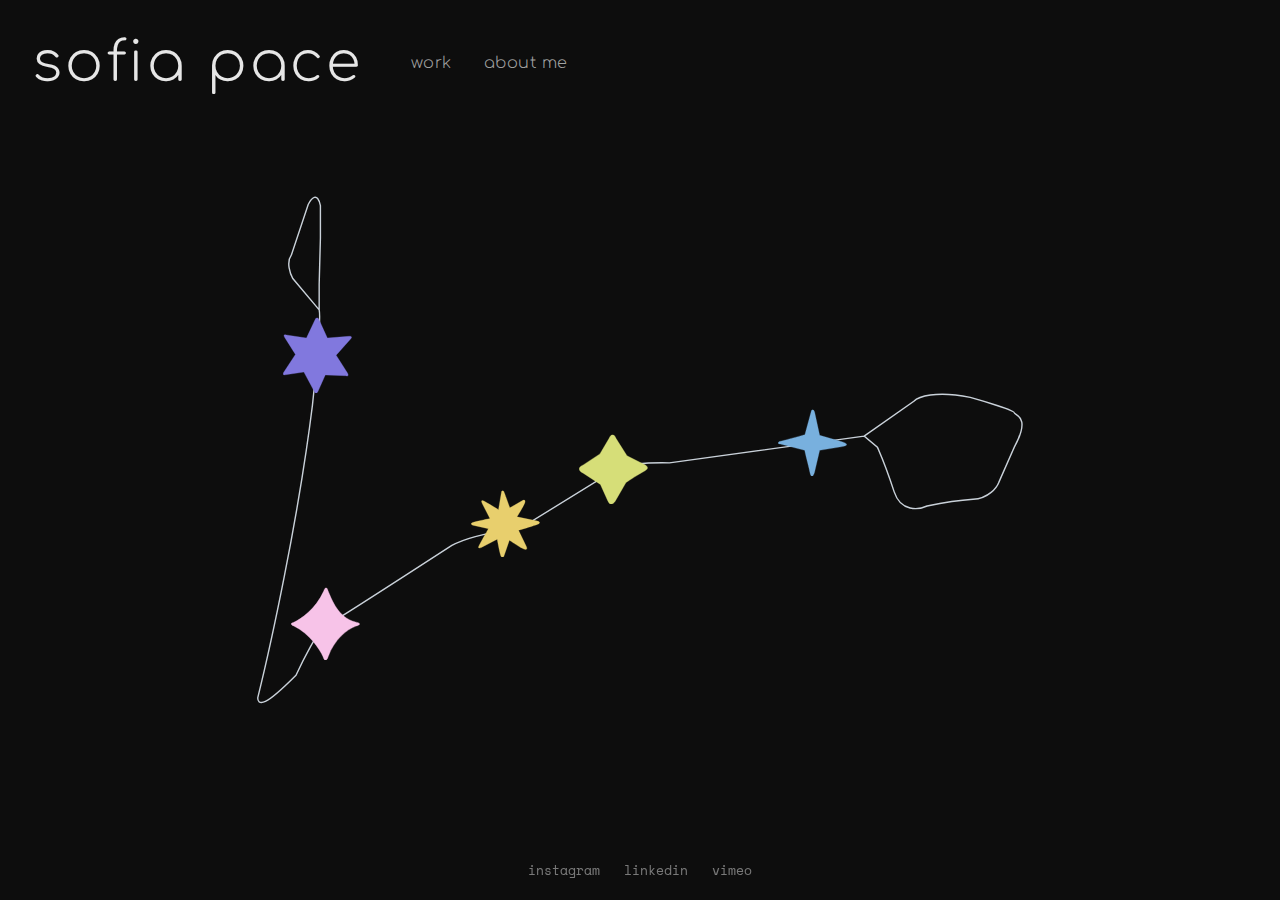
<file: index.html>
<!DOCTYPE html>
<html>

<head>
	<meta charset="UTF-8">
	<meta name="viewport" content="width=device-width, initial-scale=1.0">
	<link rel="shortcut icon" href="src/icon.png">
	<title>sofia pace</title>


	<link rel="stylesheet" type="text/css" href="css/style.css">
	<link rel="stylesheet" type="text/css" href="css/header-nav.css">

	<link rel="preconnect" href="https://fonts.googleapis.com">
	<link rel="preconnect" href="https://fonts.gstatic.com" crossorigin>
	<link href="https://fonts.googleapis.com/css2?family=Comfortaa:wght@300..700" rel="stylesheet">
	<link href="https://fonts.googleapis.com/css2?family=Space+Mono:ital,wght@0,400;0,700;1,400;1,700&display=swap"
		rel="stylesheet">

</head>

<body>
	<!-- Header with Navigation in Name -->
	<div class="header">
		<div class="logo-title">
			<a href="index.html" style="text-decoration: none;">
				<h1>sofia pace</h1>
			</a>
		</div>
		<nav class="header-nav">
			<ul>
				<li><a href="work.html">work</a></li>
				<li><a href="aboutme.html">about me</a></li>
			</ul>
		</nav>
	</div>

	<main>

		<!-- Stars Container for Category Selection -->
		<div class="stars-container">
			<img src="src/index.svg" alt="Background" class="background-image" />

			<div class="star" id="starpurple" style="top: 24%; left: 3.5%;" data-category="performance">
				<img src="src/starpurple.svg" alt="purple star" />
				<span class="performance-text">performance</span>
			</div>

			<div class="star" id="starpink" style="top: 77%; left: 4.5%;" data-category="media">
				<img src="src/starpink.svg" alt="pink star" />
				<span class="media-text">media</span>
			</div>

			<div class="star" id="staryellow" style="top: 58%; left: 28%;" data-category="newmedia">
				<img src="src/staryellow.svg" alt="yellow star" />
				<span class="newmedia-text">new media</span>
			</div>

			<div class="star" id="stargreen" style="top: 47%; left: 42%;" data-category="design">
				<img src="src/stargreen.svg" alt="green star" />
				<span class="design-text">design</span>
			</div>

			<div class="star" id="starblue" style="top: 42%; left: 68%;">
				<a href="https://sofiasweb.art" target="_blank">
					<img src="src/starblue.svg" alt="blue star" />
					<span class="webart-text">web art</span>
				</a>
			</div>
		</div>

	</main>

	<div id="site-footer" class="footer">
		<a href="https://www.instagram.com/sofias.space/" target="_blank">instagram</a>
		<a href="https://www.linkedin.com/in/sofia-pace-108162231/" target="_blank">linkedin</a>
		<a href="https://vimeo.com/sofiasspace" target="_blank">vimeo</a>
	</div>

	<canvas id="mousetrace"></canvas>

</body>
<script src="js/mousetrace.js"></script>
<script src="js/home-gallery.js"></script>
<script src="js/header.js"></script>

</html>
</file>
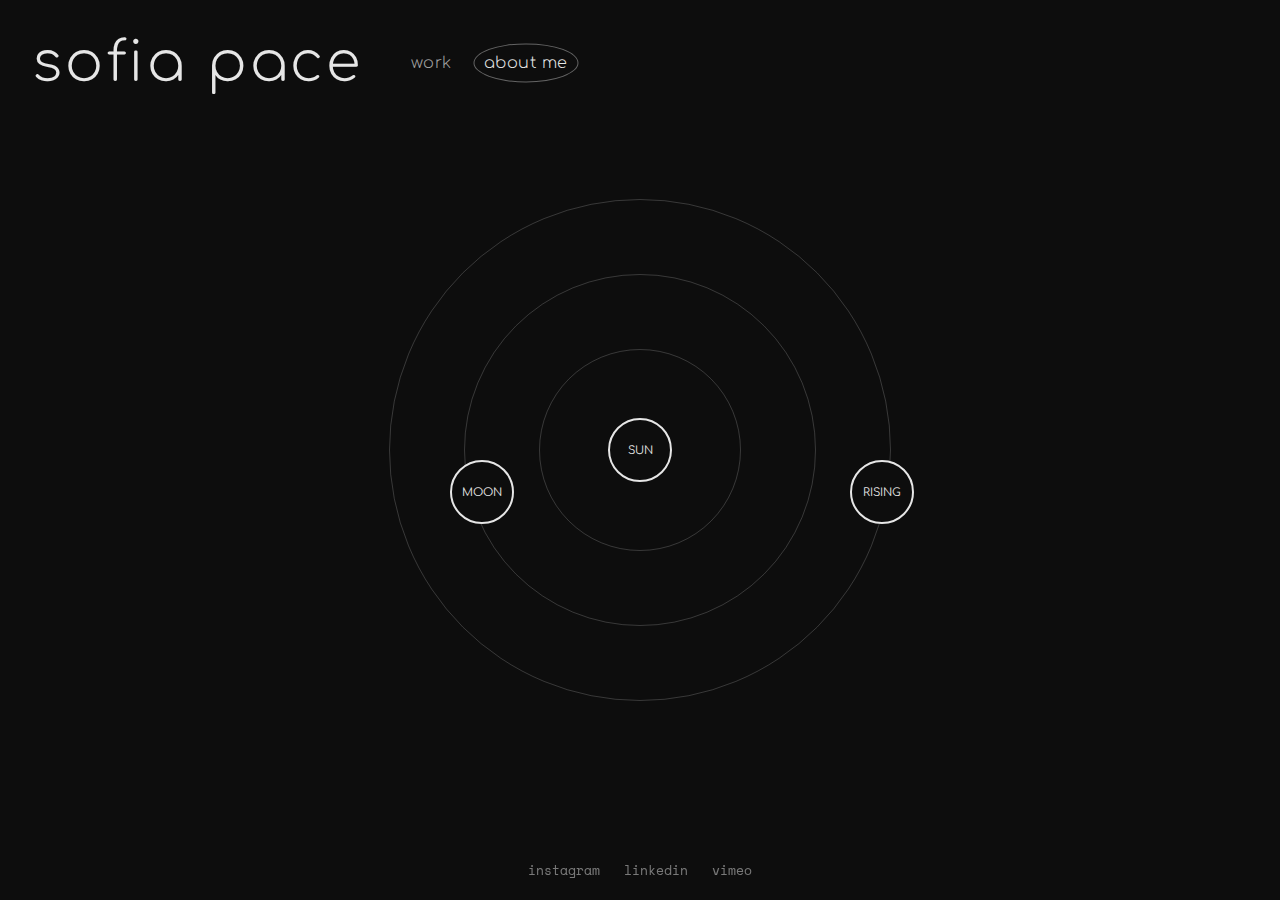
<file: aboutme.html>
<!DOCTYPE html>
<html lang="en">

<head>
	<meta charset="UTF-8">
	<meta name="viewport" content="width=device-width, initial-scale=1.0">
	<link rel="shortcut icon" href="src/icon.png">
	<title>sofia pace</title>

	<link rel="preconnect" href="https://fonts.googleapis.com">
	<link rel="preconnect" href="https://fonts.gstatic.com" crossorigin>
	<link
		href="https://fonts.googleapis.com/css2?family=Bona+Nova+SC:ital,wght@0,400;0,700;1,400&family=Comfortaa:wght@300..700&family=Didact+Gothic&display=swap"
		rel="stylesheet">
	<link href="https://fonts.googleapis.com/css2?family=Space+Mono:ital,wght@0,400;0,700;1,400;1,700&display=swap"
		rel="stylesheet">

	<link rel="stylesheet" type="text/css" href="css/header-nav.css">
	<link rel="stylesheet" type="text/css" href="css/aboutme.css">

</head>

<body>
	<main>
		<section class="layout">
			<div class="header">
				<div class="logo-title">
					<a href="index.html" style="text-decoration: none;">
						<h1>sofia pace</h1>
					</a>
				</div>
				<nav class="header-nav">
					<ul>
						<li><a href="work.html">work</a></li>
						<li><a href="aboutme.html" class="active">about me</a></li>
					</ul>
				</nav>
			</div>
		</section>
	</main>

	<!-- <iframe src="http://159.89.178.116"
		style="position: fixed; top: 8rem; left: 0; width: 100%; height: calc(100vh - 6rem); border: none; z-index: 1;"></iframe> -->

	<!-- ABOUT PAGE -->
	<div id="about" class="page">
		<div id="orrery-container">
			<div class="orbit orbit-1"></div>
			<div class="orbit orbit-2"></div>
			<div class="orbit orbit-3"></div>

			<div id="sun" class="celestial-body" style="left: 50%; top: 50%; transform: translate(-50%, -50%);">SUN
			</div>
			<div class="celestial-body" id="moon" style="left: 110px; top: 310px;">MOON</div>
			<div class="celestial-body" id="rising" style="left: 510px; top: 310px;">RISING</div>
		</div>

		<div id="info-panel-sun" class="info-panel info-panel-top">
			<button class="close-info-panel">×</button>
			<h3 class="info-title"></h3>
			<div class="subtitle info-subtitle"></div>
			<p class="info-content"></p>
		</div>

		<div id="info-panel-moon" class="info-panel info-panel-left">
			<button class="close-info-panel">×</button>
			<h3 class="info-title"></h3>
			<div class="subtitle info-subtitle"></div>
			<p class="info-content"></p>
		</div>

		<div id="info-panel-rising" class="info-panel info-panel-right">
			<button class="close-info-panel">×</button>
			<h3 class="info-title"></h3>
			<div class="subtitle info-subtitle"></div>
			<p class="info-content"></p>
		</div>
	</div>

	<div id="site-footer" class="footer">
		<a href="https://www.instagram.com/sofias.space/" target="_blank">instagram</a>
		<a href="https://www.linkedin.com/in/sofia-pace-108162231/" target="_blank">linkedin</a>
		<a href="https://vimeo.com/sofiasspace" target="_blank">vimeo</a>
	</div>


	<canvas id="mousetrace"></canvas>

	<script src="js/mousetrace.js"></script>
	<script>

		// About page celestial bodies
		var celestialData = {
			sun: {
				title: 'SUN',
				subtitle: 'in pisces',
				content: 'check out my <a href="index.html" style="color: #e6e6e6; text-decoration: underline;">work</a>'
			},
			moon: {
				title: 'MOON',
				subtitle: 'in taurus',
				content: 'check out my <a href="http://bedroom.sofiasweb.art" target="_blank" style="color: #e6e6e6; text-decoration: underline;">bedroom</a>'
			},
			rising: {
				title: 'RISING',
				subtitle: 'in cancer',
				content: 'Sofia Pace is a New York based visual and performing artist of Peruvian and Italian origins. Her early learning of art and design set her foundational interest for space and how it can function meaningfully and artistically through installation and set design, while her latter research and creative work have driven her to seek, recognize, and explore connections between visual art and performance. In her recent artistic work, she diving deeper into explore creative technology as as NYU ITP student.'
			}
		};

		var bodies = document.querySelectorAll('.celestial-body');
		for (var i = 0; i < bodies.length; i++) {
			bodies[i].addEventListener('click', function (e) {
				e.stopPropagation();
				var id = this.id;
				var panel = document.getElementById('info-panel-' + id);
				var isActive = this.classList.contains('active');

				// Hide all panels
				var allPanels = document.querySelectorAll('.info-panel');
				for (var k = 0; k < allPanels.length; k++) {
					allPanels[k].classList.remove('active');
				}

				// Remove active from all bodies
				var allBodies = document.querySelectorAll('.celestial-body');
				for (var j = 0; j < allBodies.length; j++) {
					allBodies[j].classList.remove('active');
				}

				if (!isActive) {
					this.classList.add('active');
					var titleEl = panel.querySelector('.info-title');
					var subtitleEl = panel.querySelector('.info-subtitle');
					var contentEl = panel.querySelector('.info-content');

					titleEl.textContent = celestialData[id].title;
					subtitleEl.textContent = celestialData[id].subtitle;
					contentEl.innerHTML = celestialData[id].content;
					panel.classList.add('active');
				}
			});
		}

		// Close button functionality
		var closeButtons = document.querySelectorAll('.close-info-panel');
		for (var i = 0; i < closeButtons.length; i++) {
			closeButtons[i].addEventListener('click', function (e) {
				e.stopPropagation();
				var allPanels = document.querySelectorAll('.info-panel');
				for (var k = 0; k < allPanels.length; k++) {
					allPanels[k].classList.remove('active');
				}
				var allBodies = document.querySelectorAll('.celestial-body');
				for (var j = 0; j < allBodies.length; j++) {
					allBodies[j].classList.remove('active');
				}
			});
		}

		// Close panels when clicking anywhere on the page (but not navigation)
		document.addEventListener('click', function (e) {
			// Don't close if clicking on navigation
			if (e.target.closest('.header-nav')) {
				return;
			}

			var allPanels = document.querySelectorAll('.info-panel');
			for (var k = 0; k < allPanels.length; k++) {
				allPanels[k].classList.remove('active');
			}

			var allBodies = document.querySelectorAll('.celestial-body');
			for (var j = 0; j < allBodies.length; j++) {
				allBodies[j].classList.remove('active');
			}
		});

	</script>

</body>

</html>
</file>
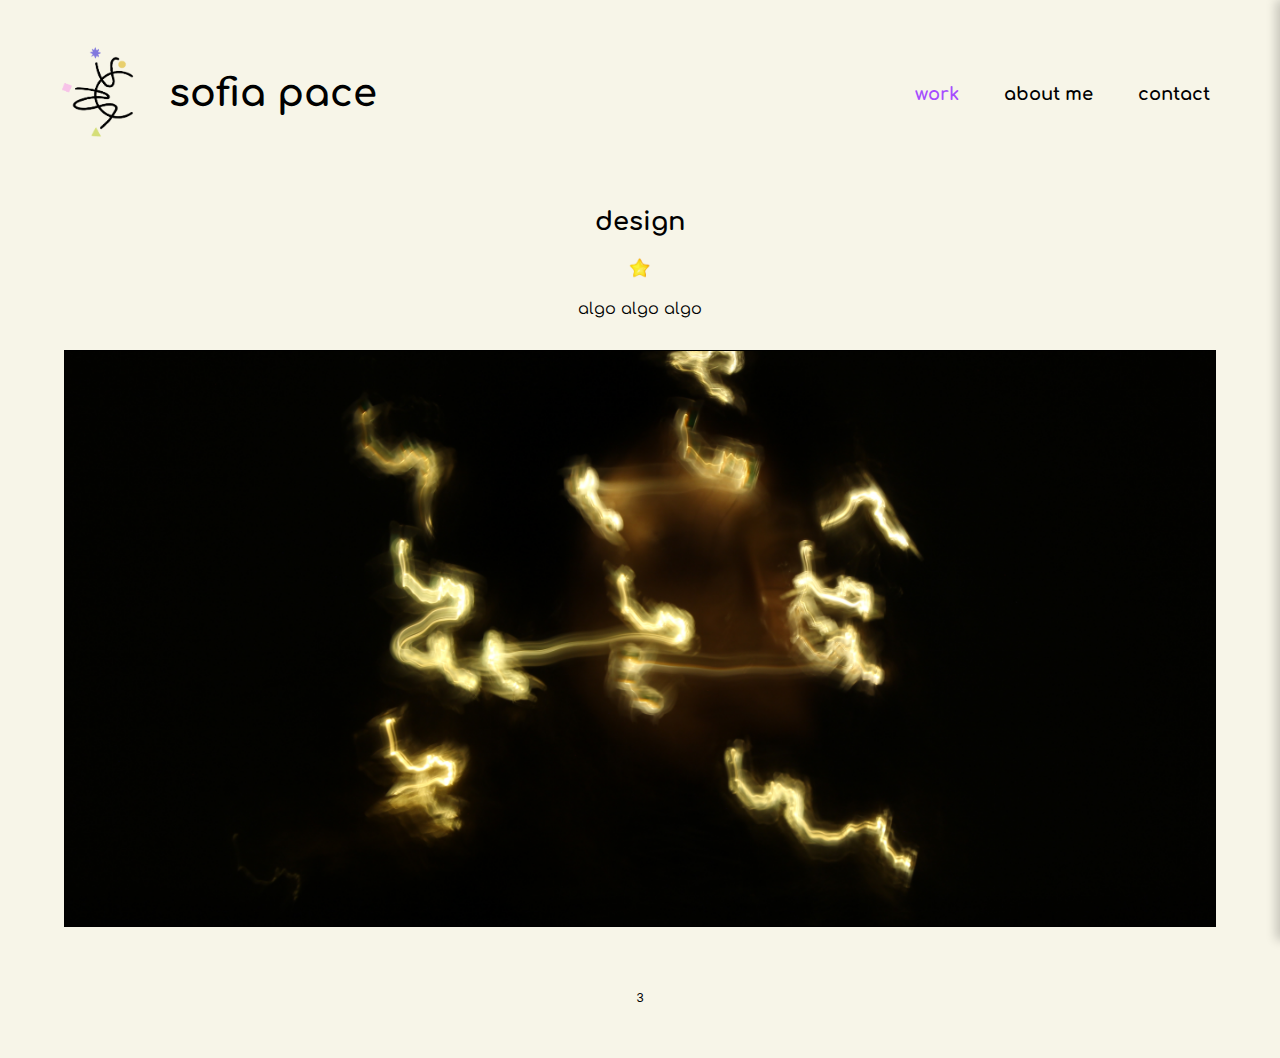
<file: design.html>
<!DOCTYPE html>
<html lang="en">

<head>
  <meta charset="UTF-8">
  <meta name="viewport" content="width=device-width, initial-scale=1.0">
  <link rel="shortcut icon" href="src/icon.png">
  <title>sofia pace</title>

  <link rel="preconnect" href="https://fonts.googleapis.com">
  <link rel="preconnect" href="https://fonts.gstatic.com" crossorigin>
  <link
    href="https://fonts.googleapis.com/css2?family=Bona+Nova+SC:ital,wght@0,400;0,700;1,400&family=Comfortaa:wght@300..700&family=Didact+Gothic&display=swap"
    rel="stylesheet">

  <!-- CSS -->
  <link rel="stylesheet" type="text/css" href="css/header.css">
  <link rel="stylesheet" type="text/css" href="css/gallery.css">

</head>

<body>

  <main>
    <section class="layout">

      <!-- Header -->
      <div class="header">
        <div class="logo-title">
          <a href="index.html">
            <img src="src/mainlogo.png" id="logo" alt="round lines that interlock" />
          </a>
          <a href="index.html" style="text-decoration: none;">
            <h1>sofia pace</h1>
          </a>
        </div>
        <nav>
          <ul>
            <!-- <li><a href="index.html">home</a></li> -->
            <li class="dropdown">
              <a class="current-page">work</a>
              <div class="dropdown-content">
                <a href="performance.html">performance</a>
                <a href="media.html">media</a>
                <a href="newmedia.html">new media</a>
                <a href="design.html">design</a>
              </div>
            </li>
            <li><a href="aboutme.html">about me</a></li>
            <li class="dropdown">
              <a>contact</a>
              <div class="dropdown-content">
                <a href="https://www.instagram.com/sofias.space/" target="_blank">instagram</a>
                <a href="https://www.linkedin.com/in/sofia-pace-108162231/" target="_blank">linkdin</a>
                <a href="https://vimeo.com/sofiasspace" target="_blank">vimeo</a>
                <!-- <a href="">email</a> -->
              </div>
            </li>
          </ul>
        </nav>
      </div>




      <!-- Main Gallery -->
      <div class="main">
        <div class="media-gallery">
          <h2><span>design</span></h2>
          <img src="src/stargreen.png" id="gallerystar" />
          <p><span>algo algo algo</span></p>

          <div class="thumbnail-grid">
            <div class="thumb" data-id="7"><img src="work/photo3.jpg" alt="Artwork 1"></div>
          </div>

          <div class="side-panel" id="sidePanel">
            <div class="panel-content">
              <button id="closePanel">X</button>
              <h2>Page Content</h2>
              <p>date</p>
              <h3>This is more detail about the selected piece.</h3>
            </div>
          </div>
        </div>
      </div>

      <!-- Footer -->
      <div class="footer">3</div>
    </section>
  </main>


  <canvas id="mousetrace"></canvas>

  <script src="js/mousetrace.js"></script>
  <script src="js/header.js"></script>
  <script src="js/gallery.js"></script>
</body>

</html>
</file>
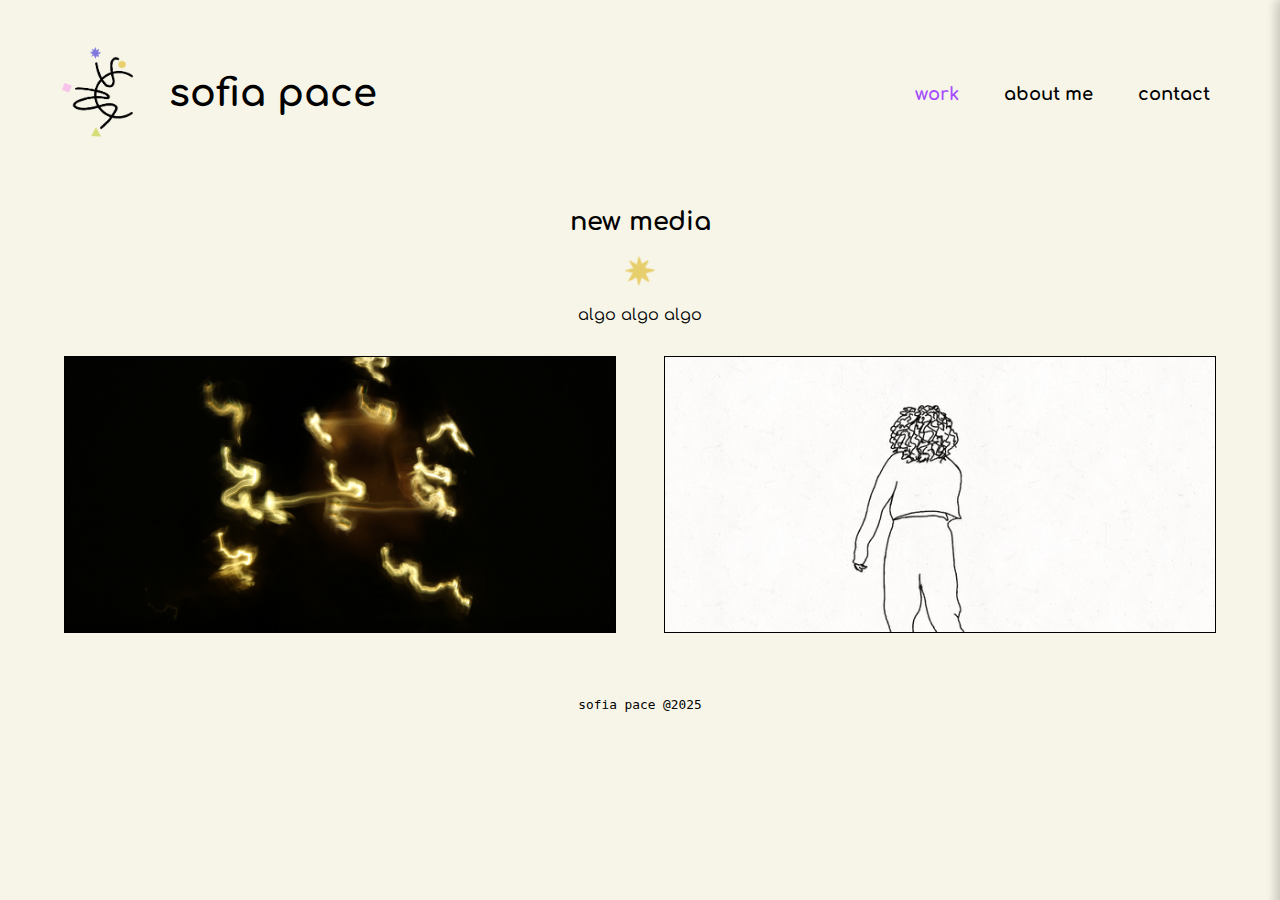
<file: newmedia.html>
<!DOCTYPE html>
<html lang="en">

<head>
  <meta charset="UTF-8">
  <meta name="viewport" content="width=device-width, initial-scale=1.0">
  <link rel="shortcut icon" href="src/icon.png">
  <title>sofia pace</title>

  <link rel="preconnect" href="https://fonts.googleapis.com">
  <link rel="preconnect" href="https://fonts.gstatic.com" crossorigin>
  <link
    href="https://fonts.googleapis.com/css2?family=Bona+Nova+SC:ital,wght@0,400;0,700;1,400&family=Comfortaa:wght@300..700&family=Didact+Gothic&display=swap"
    rel="stylesheet">

  <link rel="stylesheet" type="text/css" href="css/header.css">
  <link rel="stylesheet" type="text/css" href="css/gallery.css">
</head>

<body>
  <main>
    <section class="layout">
      <!-- Header -->
      <div class="header">
        <div class="logo-title">
          <a href="index.html">
            <img src="src/mainlogo.png" id="logo" alt="round lines that interlock" />
          </a>
          <a href="index.html" style="text-decoration: none;">
            <h1>sofia pace</h1>
          </a>
        </div>
        <nav>
          <ul>
            <!-- <li><a href="index.html">home</a></li> -->
            <li class="dropdown">
              <a class="current-page">work</a>
              <div class="dropdown-content">
                <a href="performance.html">performance</a>
                <a href="media.html">media</a>
                <a href="newmedia.html">new media</a>
                <a href="design.html">design</a>
              </div>
            </li>
            <li><a href="aboutme.html">about me</a></li>
            <li class="dropdown">
              <a>contact</a>
              <div class="dropdown-content">
								<a href="https://www.instagram.com/sofias.space/" target="_blank">instagram</a>
								<a href="https://www.linkedin.com/in/sofia-pace-108162231/" target="_blank">linkdin</a>
								<a href="https://vimeo.com/sofiasspace" target="_blank">vimeo</a>
								<!-- <a href="">email</a> -->
              </div>
            </li>
          </ul>
        </nav>
      </div>




      <!-- Main Gallery -->
      <div class="main">
        <div class="media-gallery">
          <h2><span>new media</span></h2>
          <img src="src/staryellow.png" id="gallerystar" />
          <p><span>algo algo algo</span></p>

          <div class="thumbnail-grid">
            <div class="thumb" data-id="5"><img src="work/photo3.jpg" alt="Artwork 1"></div>
            <div class="thumb" data-id="6"><img src="work/anatomic.gif" alt="Artwork 2"></div>
          </div>


          <div class="side-panel" id="sidePanel">
            <div class="panel-content">
              <button id="closePanel">X</button>
              <h2>Page Content</h2>
              <p>date</p>
              <h3>This is more detail about the selected piece.</h3>
            </div>
          </div>
        </div>
      </div>

      <!-- Footer -->
      <div class="footer">sofia pace @2025</div>
    </section>
  </main>

  <canvas id="mousetrace"></canvas>

</body>
<script src="js/mousetrace.js"></script>
<script src="js/header.js"></script>
<script src="js/gallery.js"></script>

</html>
</file>
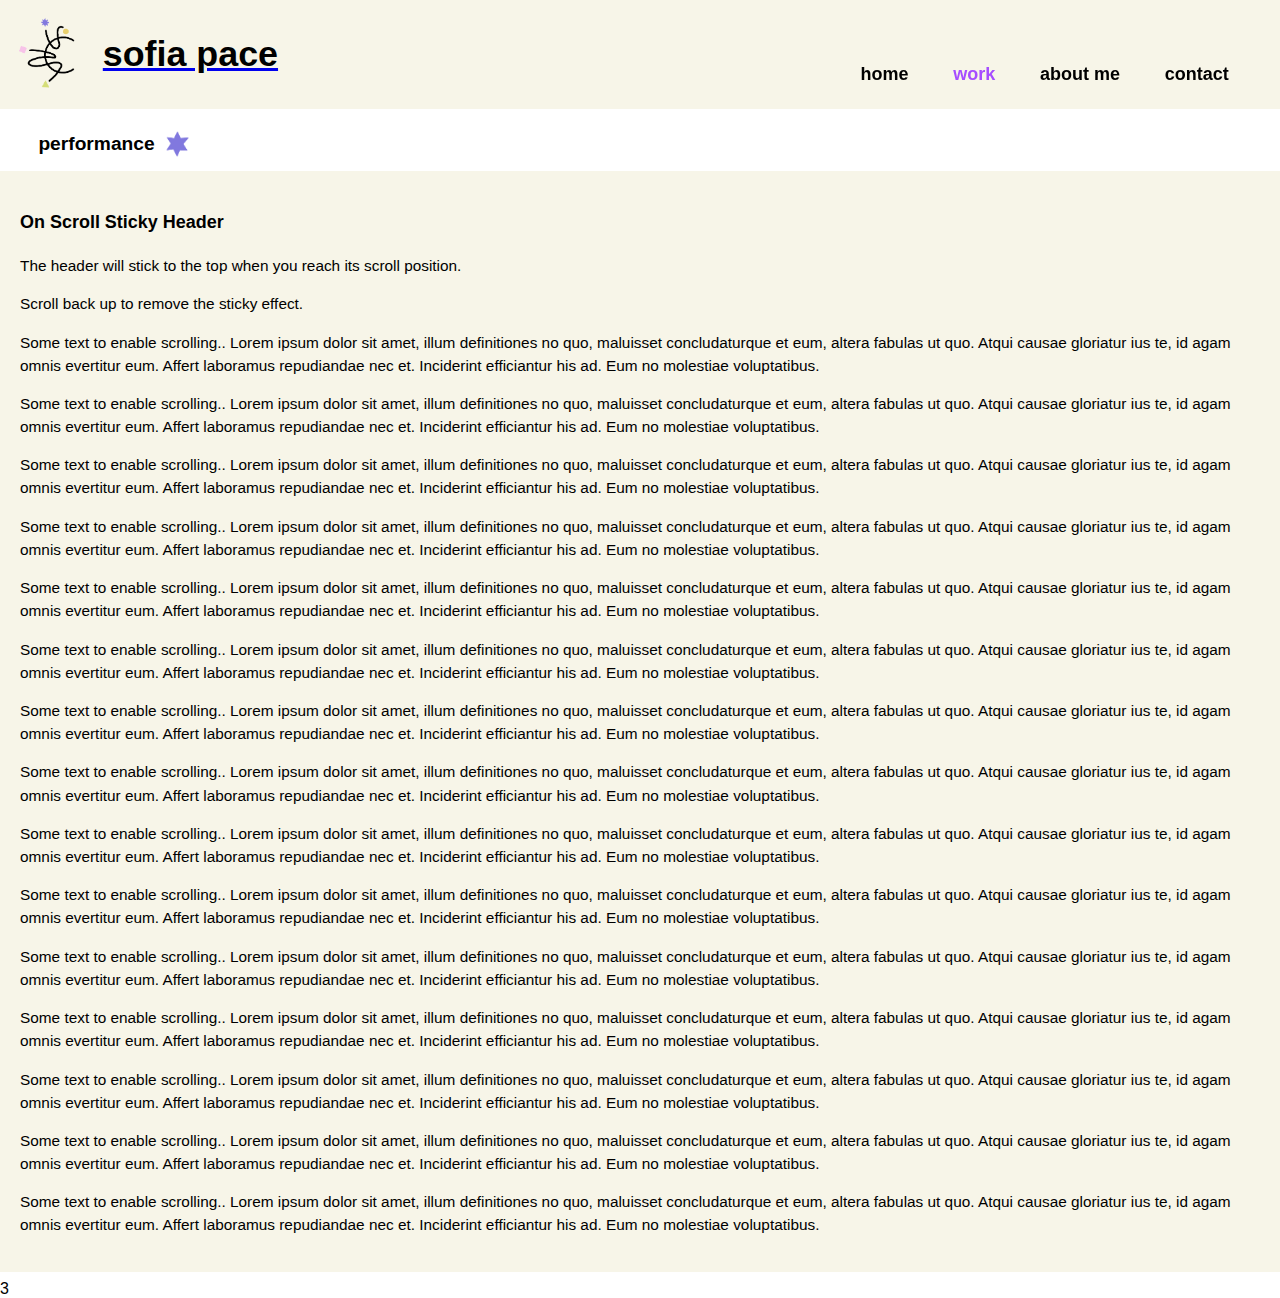
<file: performance.html>
<!DOCTYPE html>
<html lang="en">
<head>
    <meta charset="UTF-8">
    <meta name="viewport" content="width=device-width, initial-scale=1.0">
    <link rel="shortcut icon" href="src/starpurple.png">
    <title>sofia pace</title>

    <!-- CSS -->
    <style>
    body {
        margin: 0;
        font-family: comfortaa, sans-serif;
        background-color: #ffffff;
    }
    #mousetrace {
        position: absolute;
        top: 0;
        left: 0;
        width: 100%;
        height: 100%;
        z-index: 3;
    }
    h1 {
        font-family: comfortaa, sans-serif;
        font-size: 2.8vw;
        color: #000;
        margin-left: 10px;
    }

    h2 {
        font-family: comfortaa, sans-serif;
        font-size: 1.5vw;
        color: #000;
        margin-left: 3vw;
        align-items: center;
    }

    .header {
        padding: 10px 16px;
        background: #f7f5e8;
        color: #f7f5e8;
        display: flex;
        align-items: center;
    }

    .header img {
        height: 6vw;
    }

    .layout {
        width: 100%;
        display: grid;
        grid-template-rows: auto 1fr auto;
        grid-template-areas: 
            "header"
            "main"
            "footer";
        gap: 8px;
    }

    nav {
    position: fixed;
    top: 7vh;
    right: 3vw;
    z-index: 10;
    }

    nav ul {
        display: flex;
        justify-content: flex-end;
        list-style-type: none;
        padding: 0;
        margin: 0;
    }

    nav ul li {
        margin-right: 1.5vw;
    }

    nav ul li:last-child {
        margin-right: 0;
    }

    nav ul li a {
        text-decoration: none;
        color: black;
        font-weight: bold;
        font-family: comfortaa, sans-serif;
        font-size: 2vh;
        padding: 0.5vh 1vw;
        transition: all 0.3s ease;
    }

    nav ul li a:hover {
        background-color: #a64dff;
        color: white;
    }

    .header { grid-area: header; }
    .main { grid-area: main; }
    .footer { grid-area: footer; }

    .sticky {
    position: fixed;
    top: 0;
    width: 100%;
    }

    .sticky + .content {
    padding-top: 102px;
    }
    .content {
        padding: 20px;
        background-color: #f7f5e8;
        color: #000;
        font-family: comfortaa, sans-serif;
        font-size: 1.2vw;
        line-height: 1.5;
    }

/* current page */
    .current-page {
        text-decoration: none;
        color: #a64dff;
        font-weight: bold;
        font-family: comfortaa, sans-serif;
        font-size: 2vh;
        padding: 0.5vh 1vw;
        transition: all 0.3s ease;
        z-index: 11;
    }


.dropdown {
	position: relative;
	display: inline-block;
}

.dropdown-content {
    display: none;
    position: absolute;
	background-color: #a64dff;
	min-width: 160px;
	box-shadow: 0px 8px 16px 0px rgba(0,0,0,0.2);
	z-index: 1;
}

/* Style the dropdown links */
.dropdown-content a {
    color: rgb(255, 255, 255);
	padding: 12px 16px;
	text-decoration: none;
	display: block;
	text-align: left;
}

/* Change color on hover */
.dropdown-content a:hover {
    background-color: #f1f1f1;
    color: #000;
}

/* Show the dropdown menu on hover */
.dropdown:hover .dropdown-content {
	display: block;
}
    </style>

</head>
<body>

    <main>
        <section class="layout">
            <div class="header" id="header">
                <nav>
					<ul>
                        <li><a href="index.html">home</a></li>
                        <li class="dropdown">
                            <a class="current-page">work</a>
                            <div class="dropdown-content">
                                <a href="performance.html">performance</a>
                                <a href="media.html">media</a>
                                <a href="newmedia.html">new media</a>
                                <a href="design.html">design</a>
                            </div>
                        </li>
						<li><a href="aboutme.html">about me</a></li>
						<li><a href="#contact">contact</a></li>
					</ul>
				</nav>
                <a href="index.html">
                    <img src="src/mainlogo.png" id="logo" alt="round lines that interlock with each other">
                </a>                
                <a href="index.html"><h1>sofia pace</h1></a>
              </div>
            <div class="main">
                <div style="display: flex; align-items: center;">
                    <h2>performance</h2>
                    <img src="src/starpurple.png" style="height: 2vw; margin-left: 10px;">
                </div>
                <div class="content">
                    <h3>On Scroll Sticky Header</h3>
                    <p>The header will stick to the top when you reach its scroll position.</p>
                    <p>Scroll back up to remove the sticky effect.</p>
                    <p>Some text to enable scrolling.. Lorem ipsum dolor sit amet, illum definitiones no quo, maluisset concludaturque et eum, altera fabulas ut quo. Atqui causae gloriatur ius te, id agam omnis evertitur eum. Affert laboramus repudiandae nec et. Inciderint efficiantur his ad. Eum no molestiae voluptatibus.</p>
                    <p>Some text to enable scrolling.. Lorem ipsum dolor sit amet, illum definitiones no quo, maluisset concludaturque et eum, altera fabulas ut quo. Atqui causae gloriatur ius te, id agam omnis evertitur eum. Affert laboramus repudiandae nec et. Inciderint efficiantur his ad. Eum no molestiae voluptatibus.</p>
                    <p>Some text to enable scrolling.. Lorem ipsum dolor sit amet, illum definitiones no quo, maluisset concludaturque et eum, altera fabulas ut quo. Atqui causae gloriatur ius te, id agam omnis evertitur eum. Affert laboramus repudiandae nec et. Inciderint efficiantur his ad. Eum no molestiae voluptatibus.</p>
                    <p>Some text to enable scrolling.. Lorem ipsum dolor sit amet, illum definitiones no quo, maluisset concludaturque et eum, altera fabulas ut quo. Atqui causae gloriatur ius te, id agam omnis evertitur eum. Affert laboramus repudiandae nec et. Inciderint efficiantur his ad. Eum no molestiae voluptatibus.</p><p>Some text to enable scrolling.. Lorem ipsum dolor sit amet, illum definitiones no quo, maluisset concludaturque et eum, altera fabulas ut quo. Atqui causae gloriatur ius te, id agam omnis evertitur eum. Affert laboramus repudiandae nec et. Inciderint efficiantur his ad. Eum no molestiae voluptatibus.</p>  <p>Some text to enable scrolling.. Lorem ipsum dolor sit amet, illum definitiones no quo, maluisset concludaturque et eum, altera fabulas ut quo. Atqui causae gloriatur ius te, id agam omnis evertitur eum. Affert laboramus repudiandae nec et. Inciderint efficiantur his ad. Eum no molestiae voluptatibus.</p><p>Some text to enable scrolling.. Lorem ipsum dolor sit amet, illum definitiones no quo, maluisset concludaturque et eum, altera fabulas ut quo. Atqui causae gloriatur ius te, id agam omnis evertitur eum. Affert laboramus repudiandae nec et. Inciderint efficiantur his ad. Eum no molestiae voluptatibus.</p>  <p>Some text to enable scrolling.. Lorem ipsum dolor sit amet, illum definitiones no quo, maluisset concludaturque et eum, altera fabulas ut quo. Atqui causae gloriatur ius te, id agam omnis evertitur eum. Affert laboramus repudiandae nec et. Inciderint efficiantur his ad. Eum no molestiae voluptatibus.</p><p>Some text to enable scrolling.. Lorem ipsum dolor sit amet, illum definitiones no quo, maluisset concludaturque et eum, altera fabulas ut quo. Atqui causae gloriatur ius te, id agam omnis evertitur eum. Affert laboramus repudiandae nec et. Inciderint efficiantur his ad. Eum no molestiae voluptatibus.</p>  <p>Some text to enable scrolling.. Lorem ipsum dolor sit amet, illum definitiones no quo, maluisset concludaturque et eum, altera fabulas ut quo. Atqui causae gloriatur ius te, id agam omnis evertitur eum. Affert laboramus repudiandae nec et. Inciderint efficiantur his ad. Eum no molestiae voluptatibus.</p><p>Some text to enable scrolling.. Lorem ipsum dolor sit amet, illum definitiones no quo, maluisset concludaturque et eum, altera fabulas ut quo. Atqui causae gloriatur ius te, id agam omnis evertitur eum. Affert laboramus repudiandae nec et. Inciderint efficiantur his ad. Eum no molestiae voluptatibus.</p>
                    <p>Some text to enable scrolling.. Lorem ipsum dolor sit amet, illum definitiones no quo, maluisset concludaturque et eum, altera fabulas ut quo. Atqui causae gloriatur ius te, id agam omnis evertitur eum. Affert laboramus repudiandae nec et. Inciderint efficiantur his ad. Eum no molestiae voluptatibus.</p>
                    <p>Some text to enable scrolling.. Lorem ipsum dolor sit amet, illum definitiones no quo, maluisset concludaturque et eum, altera fabulas ut quo. Atqui causae gloriatur ius te, id agam omnis evertitur eum. Affert laboramus repudiandae nec et. Inciderint efficiantur his ad. Eum no molestiae voluptatibus.</p>
                    <p>Some text to enable scrolling.. Lorem ipsum dolor sit amet, illum definitiones no quo, maluisset concludaturque et eum, altera fabulas ut quo. Atqui causae gloriatur ius te, id agam omnis evertitur eum. Affert laboramus repudiandae nec et. Inciderint efficiantur his ad. Eum no molestiae voluptatibus.</p>
                    <p>Some text to enable scrolling.. Lorem ipsum dolor sit amet, illum definitiones no quo, maluisset concludaturque et eum, altera fabulas ut quo. Atqui causae gloriatur ius te, id agam omnis evertitur eum. Affert laboramus repudiandae nec et. Inciderint efficiantur his ad. Eum no molestiae voluptatibus.</p>
                  </div>
            </div>
            <div class="footer">3</div>
        </section>
    </main>

    <canvas id="mousetrace"></canvas>
    
    <script src="mousetrace.js"></script>
    <script src="header.js"></script>
</body>
</html>
</file>
<file: css/style.css>
body {
    background-color: #f7f5e8;
    margin: 0;
    padding: 2rem;

}

.background-image {
    width: 100%;
    height: auto;
    display: block;
}

.stars-container {
    position: fixed;
    top: 50%;
    left: 50%;
    transform: translate(-50%, -50%);
    width: 60vw;
    max-width: 800px;
    margin: 0 auto;
}

.star {
    position: absolute;
    width: 9%;
}

.star img {
    width: 100%;
    height: auto;
    display: inline-block;
    transition: transform 0.6s ease;
}

.star:hover img {
    transform: rotate(180deg);
}

.star a {
    position: relative;
    display: block;
    width: 100%;
    height: 100%;
}

.star span {
    position: absolute;
    color: #e6e6e6;
    font-size: 1.4vw;
    font-family: 'Comfortaa', sans-serif;
    font-weight: 100;
    visibility: hidden;
    opacity: 0;
    transition: opacity 0.3s, visibility 0.3s;
    pointer-events: none;
    white-space: nowrap;
}

/* Tooltip positions */
#starpurple span {
    top: 50%;
    right: 110%;
    transform: translateY(-50%);
}

#starpink span {
    top: 58%;
    left: 110%;
    transform: translateY(-50%);
}

#staryellow span {
    top: 100%;
    left: 50%;
    transform: translateX(-50%);
}

#stargreen span {
    bottom: 110%;
    left: 50%;
    transform: translateX(-50%);
}

#starblue span {
    top: 100%;
    left: 50%;
    transform: translateX(-50%);
}


.star:hover span {
    visibility: visible;
    opacity: 1;
}

@media (max-width: 768px) {
    body {
        padding: 2rem;
    }

    .stars-container {
        position: fixed;
        top: 50%;
        left: 50%;
        transform: translate(-50%, -50%);
        width: 90vw;
        max-width: 700px;
    }

    .star {
        width: 14%;
        transform: translate(-13%, -10%);
    }

    .star span {
        font-size: 3vw;

    }

    /* Tooltip adjustments for smaller screens */
    #starpurple span {
        top: 60%;
        left: 100%;
        transform: translateY(-50%);
    }

    #starpink span {
        top: 60%;
        left: 100%;
        transform: translateY(-50%);
    }

    #staryellow span {
        top: 130%;
        left: 50%;
        transform: translateX(-50%);
    }

    #stargreen span {
        bottom: 130%;
        left: 50%;
        transform: translateX(-50%);
    }

    .star:hover span {
        font-size: 3.5vw;
        /* Scale down tooltip font size */
    }
}
</file>
<file: css/header-nav.css>
/* Header with Inline Navigation */

body {
    background-color: #0d0d0d;
    margin: 0;
    padding: 0;
}

/* Header */
.header {
    position: fixed;
    top: 0;
    left: 0;
    right: 0;
    width: 100%;
    z-index: 900;
    font-family: Comfortaa, sans-serif;
    display: flex;
    align-items: center;
    gap: 3rem;
    padding: 2rem 2rem;
    background: #0d0d0d;
    box-sizing: border-box;
}

.logo-title {
    display: flex;
    align-items: center;
    text-decoration: none;
}

.logo-title h1 {
    margin: 0;
    font-size: clamp(3.5rem, 3vw, 2.5rem);
    color: #e6e6e6;
    font-weight: 300;
    letter-spacing: 0.05em;
    transition: opacity 0.3s ease;
}

.logo-title h1:hover {
    opacity: 0.7;
}

/* Header Navigation */
.header-nav ul {
    list-style: none;
    padding: 0;
    margin: 0;
    display: flex;
    gap: 2rem;
    align-items: center;
}

.header-nav ul li {
    position: relative;
}

.header-nav ul li a {
    text-decoration: none;
    color: rgba(230, 230, 230, 0.7);
    font-size: 1rem;
    font-family: 'Comfortaa', sans-serif;
    font-weight: 300;
    letter-spacing: 0.03em;
    transition: all 0.3s ease;
    text-transform: lowercase;
    cursor: pointer;
    position: relative;
}

.header-nav ul li a:hover {
    color: #e6e6e6;
}

.header-nav ul li a.active {
    color: #e6e6e6;
}

.header-nav ul li a.active::before {
    content: '';
    position: absolute;
    top: 50%;
    left: 50%;
    transform: translate(-50%, -50%);
    width: calc(100% + 1.2rem);
    height: calc(100% + 1.2rem);
    border: 1px solid rgba(230, 230, 230, 0.4);
    border-radius: 50%;
    pointer-events: none;
    aspect-ratio: 1/1;
}

/* Dropdown */
.nav-dropdown {
    position: relative;
}

.nav-dropdown>a::after {
    content: ' ↓';
    font-size: 0.7em;
    margin-left: 0.2rem;
    transition: transform 0.3s ease;
    display: inline-block;
}

.nav-dropdown.active>a::after {
    transform: rotate(180deg);
}

.nav-dropdown-content {
    position: absolute;
    top: calc(100% + 1rem);
    left: 0;
    background: rgba(13, 13, 13, 0.95);
    backdrop-filter: blur(20px);
    border: 1px solid rgba(230, 230, 230, 0.2);
    border-radius: 8px;
    padding: 0.75rem 0;
    min-width: 150px;
    max-height: 0;
    overflow: hidden;
    opacity: 0;
    transition: all 0.3s ease;
    box-shadow: 0 8px 32px rgba(0, 0, 0, 0.5);
}

.nav-dropdown.active .nav-dropdown-content {
    max-height: 300px;
    opacity: 1;
}

.nav-dropdown-content li {
    margin: 0;
}

.nav-dropdown-content a {
    display: block;
    padding: 0.5rem 1.25rem;
    font-size: 0.9rem !important;
    color: rgba(230, 230, 230, 0.7) !important;
    white-space: nowrap;
}

.nav-dropdown-content a:hover {
    color: #0d0d0d !important;
    background: #e6e6e6;
}

/* Footer with Social Links */
.footer,
#site-footer {
    font-family: 'Space Mono', monospace;
    position: fixed;
    bottom: 20px;
    left: 50%;
    transform: translateX(-50%);
    width: max-content;
    text-align: center;
    font-size: clamp(0.8rem, 1vw, 0.9rem);
    z-index: 10;
    display: flex;
    gap: 1.5rem;
}

.footer a,
#site-footer a {
    color: rgba(230, 230, 230, 0.5);
    text-decoration: none;
    transition: color 0.3s ease;
    font-family: 'Space Mono', monospace;
}

.footer a:hover,
#site-footer a:hover {
    color: #e6e6e6;
}

#mousetrace {
    position: fixed;
    top: 0;
    left: 0;
    width: 100%;
    height: 100%;
    pointer-events: none;
    z-index: 999;
}

/* Responsive */
@media (max-width: 768px) {
    .header {
        flex-direction: column;
        align-items: flex-start;
        gap: 1rem;
        top: 0;
        left: 0;
        right: 0;
        width: 100%;
        padding: 1.5rem;
    }

    .logo-title h1 {
        font-size: 3rem;
    }

    .header-nav ul {
        gap: 1.5rem;
        flex-wrap: wrap;
    }

    .header-nav ul li a {
        font-size: 0.9rem;
    }

    .footer,
    #site-footer {
        flex-direction: column;
        gap: 0.5rem;
        font-size: 0.75rem;
    }
}

@media (max-width: 480px) {
    .logo-title h1 {
        font-size: 2.4rem;
    }
}
</file>
<file: css/aboutme.css>
/* Custom scrollbar for info panels (matches work card style) */
.info-panel::-webkit-scrollbar {
    width: 6px;
}

.info-panel::-webkit-scrollbar-track {
    background: rgba(230, 230, 230, 0.05);
    border-radius: 3px;
}

.info-panel::-webkit-scrollbar-thumb {
    background: rgba(230, 230, 230, 0.3);
    border-radius: 3px;
}

.info-panel::-webkit-scrollbar-thumb:hover {
    background: rgba(230, 230, 230, 0.5);
}

/* Orrery About Page */

html,
body {
    overflow: hidden;
    height: 100vh;
}

#about {
    height: 100vh;
    display: flex;
    align-items: center;
    justify-content: center;
    padding: 0;
    overflow: hidden;
    position: relative;
    z-index: 10;
    pointer-events: none;
}

#orrery-container {
    position: relative;
    width: 600px;
    height: 600px;
    pointer-events: none;
}

.orbit {
    position: absolute;
    border: 1px solid rgba(230, 230, 230, 0.2);
    border-radius: 50%;
    top: 50%;
    left: 50%;
    transform: translate(-50%, -50%);
    pointer-events: none;
}

.orbit-1 {
    width: 200px;
    height: 200px;
}

.orbit-2 {
    width: 350px;
    height: 350px;
}

.orbit-3 {
    width: 500px;
    height: 500px;
}

.celestial-body {
    pointer-events: auto;
}

.center-sun {
    position: absolute;
    top: 50%;
    left: 50%;
    transform: translate(-50%, -50%) !important;
    width: 60px;
    height: 60px;
    border: 2px solid #e6e6e6;
    border-radius: 50%;
    display: flex;
    align-items: center;
    justify-content: center;
    font-family: 'Comfortaa', sans-serif;
    font-size: 0.7rem;
    color: #e6e6e6;
    cursor: pointer;
    transition: background 0.3s ease, color 0.3s ease;
    background: #0d0d0d;
    z-index: 10;
}

.center-sun:hover {
    background: #e6e6e6;
    color: #0d0d0d;
    transform: translate(-50%, -50%) !important;
}

.center-sun.active {
    background: #e6e6e6;
    border-color: #e6e6e6;
    color: #0d0d0d;
}

.center-sun .name {
    font-family: 'Comfortaa', sans-serif;
    font-size: 0.7rem;
    color: inherit;
    font-weight: 400;
    text-align: center;
}

.center-sun .subtitle {
    display: none;
}

.celestial-body {
    position: absolute;
    width: 60px;
    height: 60px;
    border: 2px solid #e6e6e6;
    border-radius: 50%;
    display: flex;
    align-items: center;
    justify-content: center;
    font-family: 'Comfortaa', sans-serif;
    font-size: 0.7rem;
    color: #e6e6e6;
    cursor: pointer;
    transition: all 0.3s ease;
    background: #0d0d0d;
    z-index: 5;
}

.celestial-body:hover {
    background: #e6e6e6;
    color: #0d0d0d;
    transform: scale(1.1);
}

.celestial-body.active {
    background: #e6e6e6;
    border-color: #e6e6e6;
    color: #0d0d0d;
}

#info-panel {
    position: relative;
    width: 500px;
    max-width: 90vw;
    max-height: 40vh;
    overflow-y: auto;
    padding: 2rem;
    background: rgba(13, 13, 13, 0.95);
    border: 1px solid rgba(230, 230, 230, 0.2);
    border-radius: 8px;
    opacity: 0;
    pointer-events: none;
    transition: opacity 0.3s ease;
}

#info-panel.active {
    opacity: 1;
    pointer-events: all;
}

.info-panel {
    position: fixed;
    width: 300px;
    max-height: 50vh;
    overflow-y: auto;
    padding: 1.5rem;
    background: rgba(13, 13, 13, 0.95);
    border: 1px solid rgba(230, 230, 230, 0.2);
    border-radius: 8px;
    opacity: 0;
    pointer-events: none;
    transition: opacity 0.3s ease;
    z-index: 20;
}

.info-panel.active {
    opacity: 1;
    pointer-events: auto;
}

.close-info-panel {
    position: absolute;
    top: 1rem;
    right: 1rem;
    width: 40px;
    height: 40px;
    border: 1px solid rgba(230, 230, 230, 0.4);
    background: transparent;
    color: rgba(230, 230, 230, 0.6);
    font-size: 1.8rem;
    line-height: 40px;
    cursor: pointer;
    border-radius: 50%;
    display: flex;
    align-items: center;
    justify-content: center;
    transition: all 0.3s ease;
    font-family: Arial, sans-serif;
}

.close-info-panel:hover {
    background: rgba(230, 230, 230, 0.1);
    border-color: rgba(230, 230, 230, 0.6);
    color: rgba(230, 230, 230, 0.9);
    transform: rotate(90deg);
}

.info-panel-top {
    top: 140px;
    left: 50%;
    transform: translateX(-50%);
}

.info-panel-left {
    left: 2rem;
    top: 50%;
    transform: translateY(-50%);
}

.info-panel-right {
    right: 2rem;
    top: 55%;
    transform: translateY(-50%);
}

#info-title,
.info-title {
    font-family: 'Comfortaa', sans-serif;
    font-size: 1.5rem;
    color: rgba(230, 230, 230, 0.6);
    font-weight: 400;
    margin: 0 0 0.5rem 0;
    font-weight: 400;
}

.info-subtitle {
    font-family: 'Space Mono', monospace;
    font-size: 0.9rem;
    color: rgba(230, 230, 230, 0.6);
    margin-bottom: 1rem;
}

.info-content {
    font-family: 'Space Mono', monospace;
    font-size: 0.95rem;
    line-height: 1.6;
    color: #e6e6e6;
}

#info-subtitle {
    font-family: 'Space Mono', monospace;
    font-size: 0.9rem;
    color: rgba(230, 230, 230, 0.6);
    margin-bottom: 1rem;
}

#info-content {
    font-family: 'Space Mono', monospace;
    font-size: 0.95rem;
    color: #e6e6e6;
    line-height: 1.6;
    margin: 0;

    #info-hint {
        position: relative;
        font-family: 'Space Mono', monospace;
        font-size: 0.8rem;
        color: rgba(230, 230, 230, 0.4);
        text-align: center;
        margin-top: 1rem;
    }

    color: rgba(230, 230, 230, 0.4);
    text-align: center;
}

@media (max-width: 768px) {
    #orrery-container {
        width: 80vw;
        height: 80vw;
        max-width: 450px;
        max-height: 450px;
    }

    .orbit-1 {
        width: 35%;
        height: 35%;
    }

    .orbit-2 {
        width: 60%;
        height: 60%;
    }

    .orbit-3 {
        width: 85%;
        height: 85%;
    }

    .center-sun {
        width: 50px;
        height: 50px;
        font-size: 0.65rem;
    }

    .celestial-body {
        width: 50px;
        height: 50px;
        font-size: 0.65rem;
    }

    /* Reposition celestial bodies to be properly aligned on mobile */
    #moon {
        left: 20% !important;
        top: 50% !important;
        transform: translate(-50%, -50%);
    }

    #rising {
        left: 92.5% !important;
        top: 50% !important;
        transform: translate(-50%, -50%);
    }

    #info-panel {
        position: fixed;
        top: 50%;
        left: 50%;
        transform: translate(-50%, -50%);
        width: 85vw;
        max-width: 400px;
        max-height: 60vh;
        padding: 1.5rem;
        padding-top: 2.5rem;
        font-size: 0.9rem;
        z-index: 100;
    }

    #info-panel.active {
        opacity: 1;
        pointer-events: all;
    }

    .info-panel {
        position: fixed;
        top: 50%;
        left: 50%;
        transform: translate(-50%, -50%);
        width: 85vw;
        max-width: 400px;
        max-height: 60vh;
        padding: 1.5rem;
        padding-top: 2.5rem;
        z-index: 100;
    }

    .info-panel.active {
        opacity: 1;
        pointer-events: auto;
    }
}

.star-chart {
    pointer-events: auto;
    position: fixed;
    top: 50%;
    left: 50%;
    transform: translate(-50%, -50%);
    width: 25vw;
    z-index: -1;
}

.star-chart .interactive-element {
    cursor: pointer;
}

.star-chart .interactive-element path {
    transition: transform 0.3s ease;
}

.star-chart #center_star {
    transition: transform 0.3s ease;
    transform-origin: center;
    transform-box: fill-box;
    cursor: pointer;
    pointer-events: bounding-box;
}

.star-chart #center_star:hover {
    transform: rotate(180deg);
}

.star-chart g,
.star-chart path {
    pointer-events: auto;
}

.star-chart #sun,
.star-chart #moon,
.star-chart #rising {
    cursor: pointer;
    transition: transform 0.3s ease;
    transform-origin: center;
    transform-box: fill-box;
}

.star-chart #sun path,
.star-chart #moon path,
.star-chart #rising path {
    transform-origin: center;
    transform-box: fill-box;
    transition: transform 0.3s ease;
}

.star-chart #sun:hover path,
.star-chart #moon:hover path,
.star-chart #rising:hover path {
    transform: scale(1.1);
}

.about-text {
    position: absolute;
    z-index: 10;
    color: #e6e6e6;
    top: 50%;
    left: 30%;
    transform: translateY(-50%);
    width: 40%;
}

.about-text p {
    font-family: "Space Mono", monospace;
    font-size: 1vw;
    opacity: 0.3;
    transition: opacity 0.3s ease;
    margin: 0;
}

.about-text p:hover {
    opacity: 1;
}

.about-text h2 span:hover {
    letter-spacing: 8px;
    transform: translateY(-2px);
    font-style: italic;
}

.aboutme-element {
    position: absolute;
    top: 50%;
    right: 10%;
    transform: translateY(-50%);
    width: 40%;
    max-height: 70vh;
    padding: 20px;
    box-sizing: border-box;
    display: flex;
    flex-direction: column;
    overflow-x: hidden;
    overflow-y: auto;
    max-width: 100%;
}


.aboutme-element h3 {
    font-family: "Space Mono", monospace;
    margin-top: 0;
    margin-bottom: 1rem;
    font-size: 1.5rem;
    position: sticky;
    top: 0;
    padding: 0.5rem 0;
    z-index: 1;
    color: #e6e6e6;
}

.aboutme-element p {
    font-family: "Space Mono", monospace;
    margin-bottom: 1rem;
    font-size: 1rem;
    color: #e6e6e6;
}

.rising-content {
    overflow-y: auto;
    overflow-x: hidden;
    max-height: 100%;
    box-sizing: border-box;
}

.iframe-container {
    position: relative;
    overflow: hidden;
    width: 100%;
    padding-top: 56.25%;
    border: 1px solid #000;
    border-radius: 4px;
}

.iframe-container iframe {
    position: absolute;
    top: 0;
    left: 0;
    width: 100%;
    height: 100%;
    border: 0;
    zoom: 80%;
}

.sofia-image {
    display: block;
    max-width: 100%;
    height: auto;
    border-radius: 8px;
    box-shadow: 0 3px 10px rgba(0, 0, 0, 0.1);
    max-height: 40vh;
    object-fit: cover;
}

@media (max-width: 768px) {
    body {
        padding: 1rem;
    }

    .star-chart {
        width: 40vw;
        max-width: 300px;
        top: 50%;
        left: 50%;
        transform: translate(-50%, -50%);
        position: absolute;
        z-index: 11
    }

    .about-text {
        width: 90%;
        top: 50%;
        left: 50%;
        transform: translate(-50%, -50%);
        position: absolute;
        z-index: 10;
    }

    .about-text p {
        font-size: 1rem;
        opacity: 0.8;
        line-height: 1.6;
    }

    .aboutme-element {
        top: auto;
        bottom: 8%;
        left: 50%;
        transform: translateX(-50%);
        width: 90%;
        max-height: 60vh;
        overflow-y: auto;
    }

    .aboutme-element h3 {
        font-size: 1.3rem;
    }

    .aboutme-element p {
        font-size: 1rem;
        line-height: 1.5;
    }

    #embedded-site,
    #sun-content,
    #rising-content {
        position: fixed;
        width: 90%;
        bottom: 8%;
        left: 50%;
        transform: translateX(-50%);
        margin: 0 auto;
        max-height: 60vh;
        overflow-y: auto;
    }

    .iframe-container {
        padding-top: 56.25%;
    }

    .iframe-container iframe {
        zoom: 100%;
    }

    .sofia-image {
        max-width: 100%;
        max-height: 40vh;
        object-fit: contain;
    }

    .star-chart #sun path,
    .star-chart #moon path,
    .star-chart #rising path {
        transform-origin: center;
        transform-box: fill-box;
        transition: transform 0.3s ease;
    }

    .star-chart #sun:hover path,
    .star-chart #moon:hover path,
    .star-chart #rising:hover path {
        transform: scale(1.05);
    }
}
</file>
<file: css/header.css>
body {
  background-color: #f7f5e8;
  margin: 0;
  padding: 2rem;
}

.header {
  font-family: Comfortaa, sans-serif;
  position: sticky;
  top: 0;
  background: #f7f5e8;
  display: flex;
  align-items: center;
  justify-content: space-between;
  padding: 10px 2vw;
  z-index: 998;
}

.logo-title {
  display: flex;
  align-items: center;
  gap: 1vw;
  text-decoration: none;
}

.logo-title h1 {
  margin: 0;
  font-size: 3vw;
  /* Makes font size responsive based on screen width */
  color: black;
}

.header img {
  height: 11vh;
  /* Scales with screen size */
}

h1 {
  margin-left: 1vw;
  color: black;
}

nav {
  display: flex;
  align-items: center;
}

nav ul {
  display: flex;
  gap: 1.5vw;
  list-style: none;
  margin: 0;
  padding: 0;
}

/* .dropdown-content a {
  font-family: 'Space Mono', sans-serif;
  font-weight: 100;
} */

nav ul li a {
  text-decoration: none;
  color: black;
  font-weight: bold;
  font-family: comfortaa, sans-serif;
  font-size: 2vh;
  /* Scales the font size */
  padding: 0.5vh 1vw;
  transition: all 0.3s ease;
}

nav ul li a:hover {
  background-color: #a64dff;
  border-radius: 5px;
  color: white;
}

.dropdown {
  position: relative;
}

.dropdown-content {
  display: none;
  position: absolute;
  top: 100%;
  right: 0;
  background-color: #a64dff;
  min-width: 160px;
  box-shadow: 0px 8px 16px rgba(0, 0, 0, 0.2);
  z-index: 1001;
  border-radius: 5px;
}

.dropdown:hover .dropdown-content {
  display: block;
}

.dropdown-content a {
  color: white;
  padding: 12px 16px;
  text-decoration: none;
  display: block;
}

.dropdown-content a:hover {
  background-color: #f1f1f1;
  color: #000;
}

.current-page {
  color: #a64dff;
  font-weight: bold;
}

#mousetrace {
  position: fixed;
  top: 0;
  left: 0;
  width: 100%;
  height: 100%;
  pointer-events: none;
  /* Allow clicks to pass through */
  z-index: 999;
}

.small-icon {
  width: 20px;
  height: 20px;
  vertical-align: middle
}

.footer,
#site-footer {
  font-family: 'Space Mono', monospace, sans-serif;
  position: relative;
  bottom: 0;
  left: 50%;
  transform: translateX(-50%);
  width: max-content;
  margin-top: 2rem;
  margin-bottom: 20px;
  text-align: center;
  font-size: clamp(0.8rem, 1vw, 1rem);
}
</file>
<file: css/gallery.css>
body {
    margin: 0;
    padding: 2rem;
    font-family: comfortaa, sans-serif;
    background-color: #f7f5e8;
  }
  
  .main {
    background-color: #f7f5e8;
    padding: 2rem;
  }
  
  h2 span {
    font-size: 2vw;
    color: #000;
    padding: 10px 16px;
    /* border: #000000 solid 1px; */
    border-radius: 5px;
    transition: letter-spacing 0.3s ease, transform 0.3s ease;
  }

h2 span:hover {
    letter-spacing: 8px;
    transform: translateY(-2px);
    font-style: italic;
}

  #gallerystar {
    width: 3%;
    /* z-index: 1001; */
    transition: transform 0.8s ease;
  }
  
  #gallerystar:hover{
    transform: rotate(180deg);
  }
  .media-gallery {
    max-width: 1500px;
    margin: 0 auto;
    text-align: center;
  }
  
  .thumbnail-grid {
    display: grid;
    grid-template-columns: repeat(auto-fit, minmax(300px, 1fr));
    gap: 3rem;
    margin-top: 2rem;
    max-width: 2000px;
    margin-left: auto;
    margin-right: auto;
  }
  
  .thumb {
    background-color: white;
    aspect-ratio: 2 / 1; /* Keeps square shape */
    overflow: hidden;
    border: 1px solid #000;
    transition: transform 0.2s ease, border-color 0.2s ease;
    cursor: pointer;
    display: flex;
    align-items: center;
    justify-content: center;
  }
  
  .thumb:hover {
    transform: scale(1.03);
    border-color: #a64dff;
  }
  .thumb img {
    width: 100%;
    height: 100%;
    object-fit: cover; /* Makes images fill the space nicely */
    display: block;
  }
  
  /* Side panel */
  .side-panel {
    position: fixed;
    top: 0;
    right: 0;
    width: 40vw;
    height: 100vh;
    background-color: white;
    box-shadow: -4px 0 10px rgba(0,0,0,0.2);
    z-index: 999;
    overflow-y: auto;
    padding: 20px;
  
    transform: translateX(100%); /* Hides it */
    transition: transform 0.3s ease;
  }
  
  .side-panel.open {
    transform: translateX(0); /* Shows it */
  }
  
    .panel-content button {
    background: black;
    color: white;
    border: none;
    width: 3vw;
    height: 3vw;
    min-width: 30px;
    min-height: 30px;
    margin-bottom: 1rem;
    cursor: pointer;
    border-radius: 50%;
    display: flex;
    align-items: center;
    justify-content: center;
    }
    .panel-content button:hover {
    background: #a64dff;
  }
</file>
